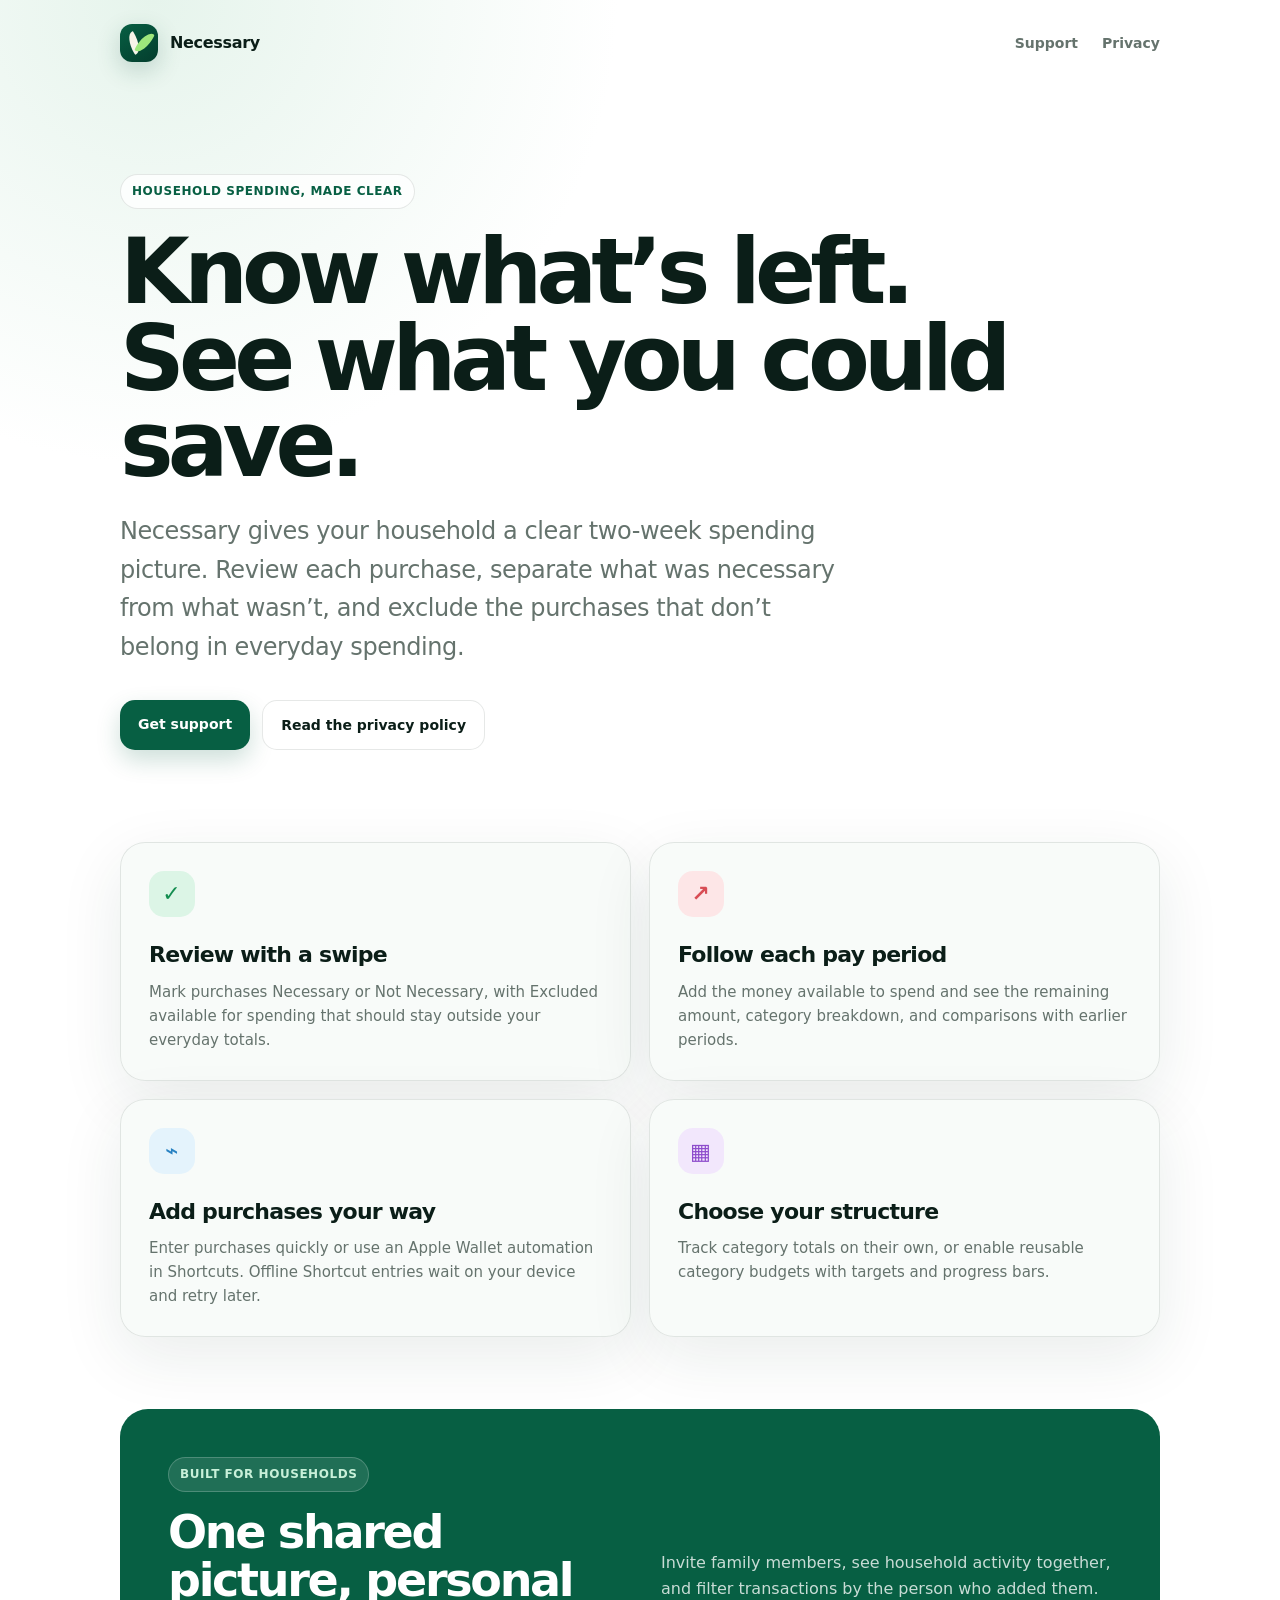
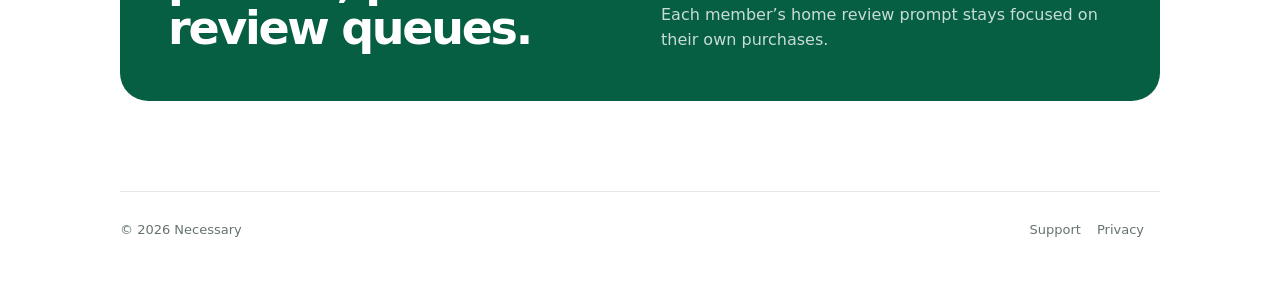
<file: index.html>
<!doctype html>
<html lang="en">
<head>
  <meta charset="utf-8">
  <meta name="viewport" content="width=device-width, initial-scale=1">
  <meta name="theme-color" content="#ffffff" media="(prefers-color-scheme: light)">
  <meta name="theme-color" content="#0d1713" media="(prefers-color-scheme: dark)">
  <meta name="description" content="Necessary helps households understand what they spent, what was necessary, and what they could save.">
  <title>Necessary — Spend with intention</title>
  <link rel="stylesheet" href="styles.css">
</head>
<body>
  <div class="wrap">
    <nav class="nav" aria-label="Main navigation">
      <a class="brand" href="./" aria-label="Necessary home"><span class="mark" aria-hidden="true"></span><span>Necessary</span></a>
      <div class="navlinks"><a href="support/">Support</a><a href="privacy/">Privacy</a></div>
    </nav>

    <main>
      <section class="hero">
        <span class="eyebrow">Household spending, made clear</span>
        <h1>Know what’s left.<br>See what you could save.</h1>
        <p>Necessary gives your household a clear two-week spending picture. Review each purchase, separate what was necessary from what wasn’t, and exclude the purchases that don’t belong in everyday spending.</p>
        <div class="buttons"><a class="btn primary" href="support/">Get support</a><a class="btn secondary" href="privacy/">Read the privacy policy</a></div>
      </section>

      <section class="feature-grid" aria-label="Necessary features">
        <article class="card"><span class="feature-icon green" aria-hidden="true">✓</span><h2>Review with a swipe</h2><p>Mark purchases Necessary or Not Necessary, with Excluded available for spending that should stay outside your everyday totals.</p></article>
        <article class="card"><span class="feature-icon coral" aria-hidden="true">↗</span><h2>Follow each pay period</h2><p>Add the money available to spend and see the remaining amount, category breakdown, and comparisons with earlier periods.</p></article>
        <article class="card"><span class="feature-icon blue" aria-hidden="true">⌁</span><h2>Add purchases your way</h2><p>Enter purchases quickly or use an Apple Wallet automation in Shortcuts. Offline Shortcut entries wait on your device and retry later.</p></article>
        <article class="card"><span class="feature-icon purple" aria-hidden="true">▦</span><h2>Choose your structure</h2><p>Track category totals on their own, or enable reusable category budgets with targets and progress bars.</p></article>
      </section>

      <section class="callout">
        <div><span class="eyebrow">Built for households</span><h2>One shared picture, personal review queues.</h2></div>
        <p>Invite family members, see household activity together, and filter transactions by the person who added them. Each member’s home review prompt stays focused on their own purchases.</p>
      </section>
    </main>

    <footer class="footer"><span>© 2026 Necessary</span><span><a href="support/">Support</a><a href="privacy/">Privacy</a></span></footer>
  </div>
</body>
</html>
</file>
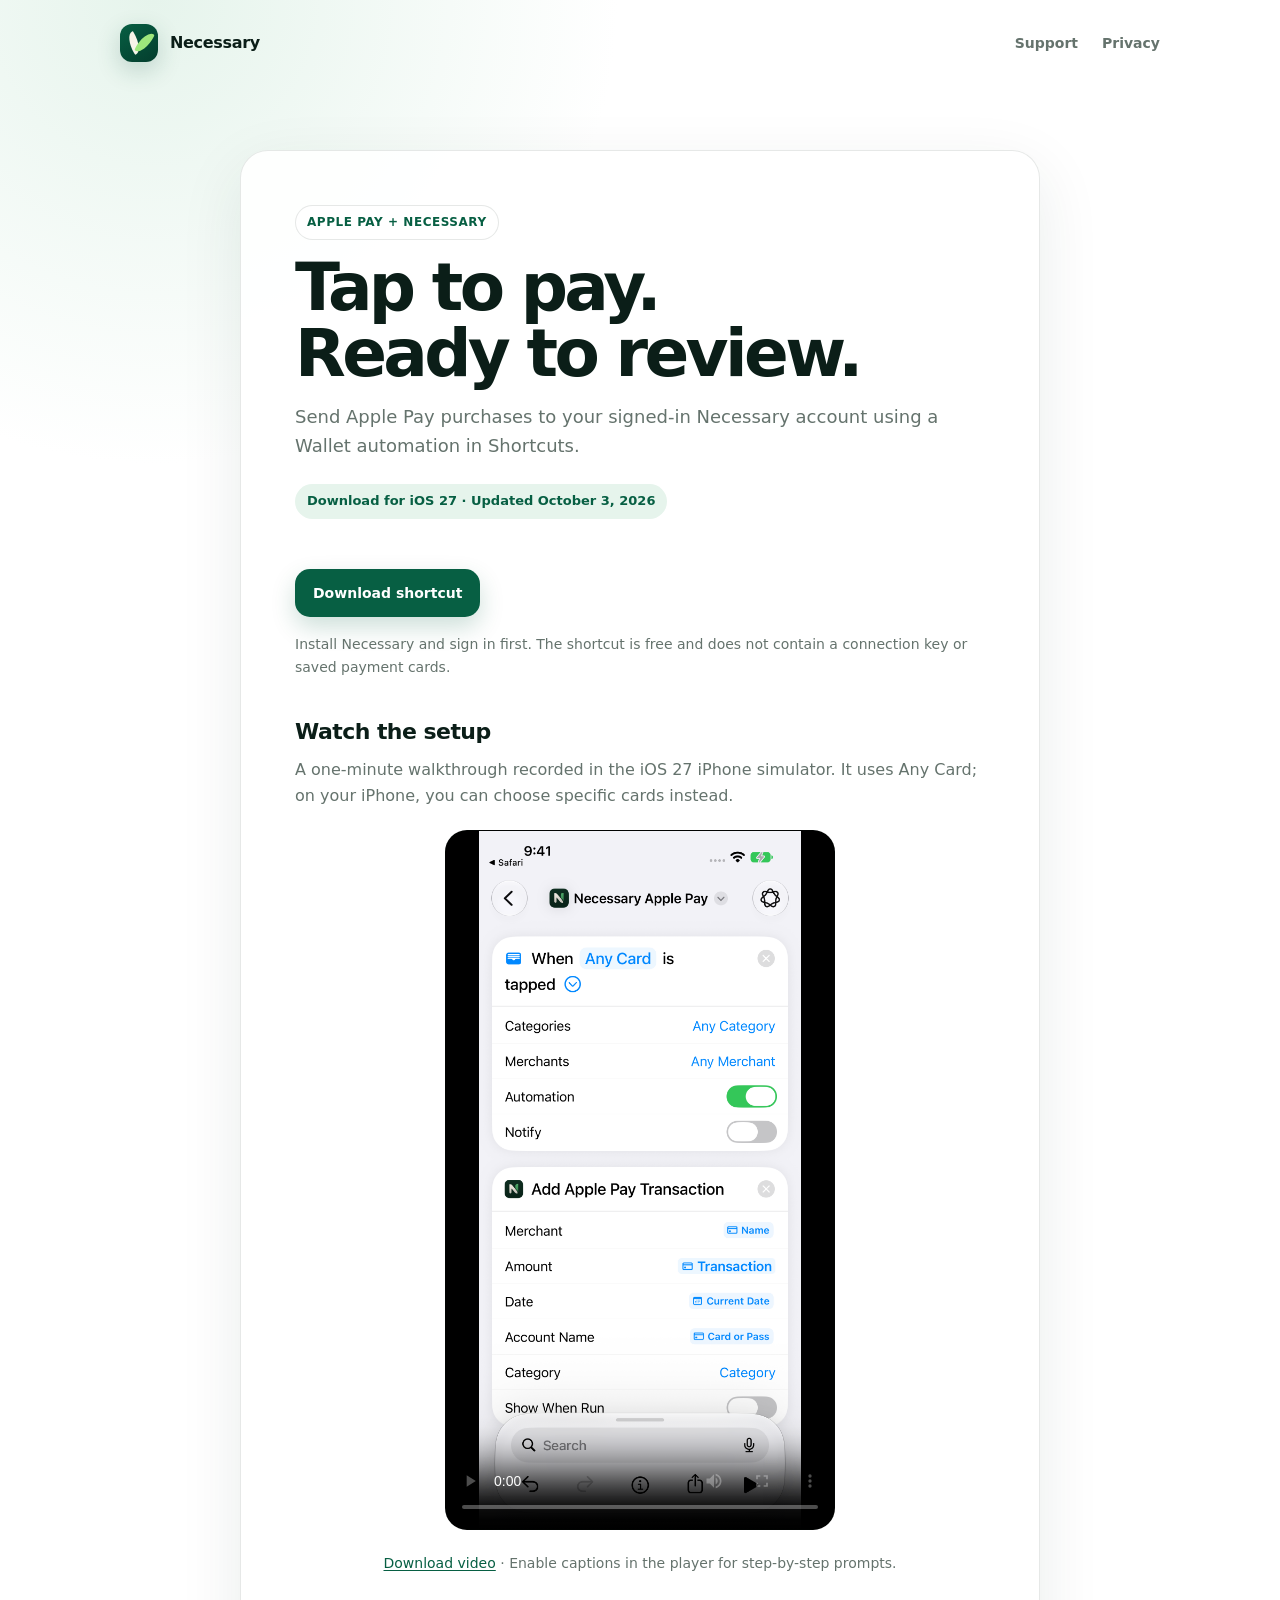
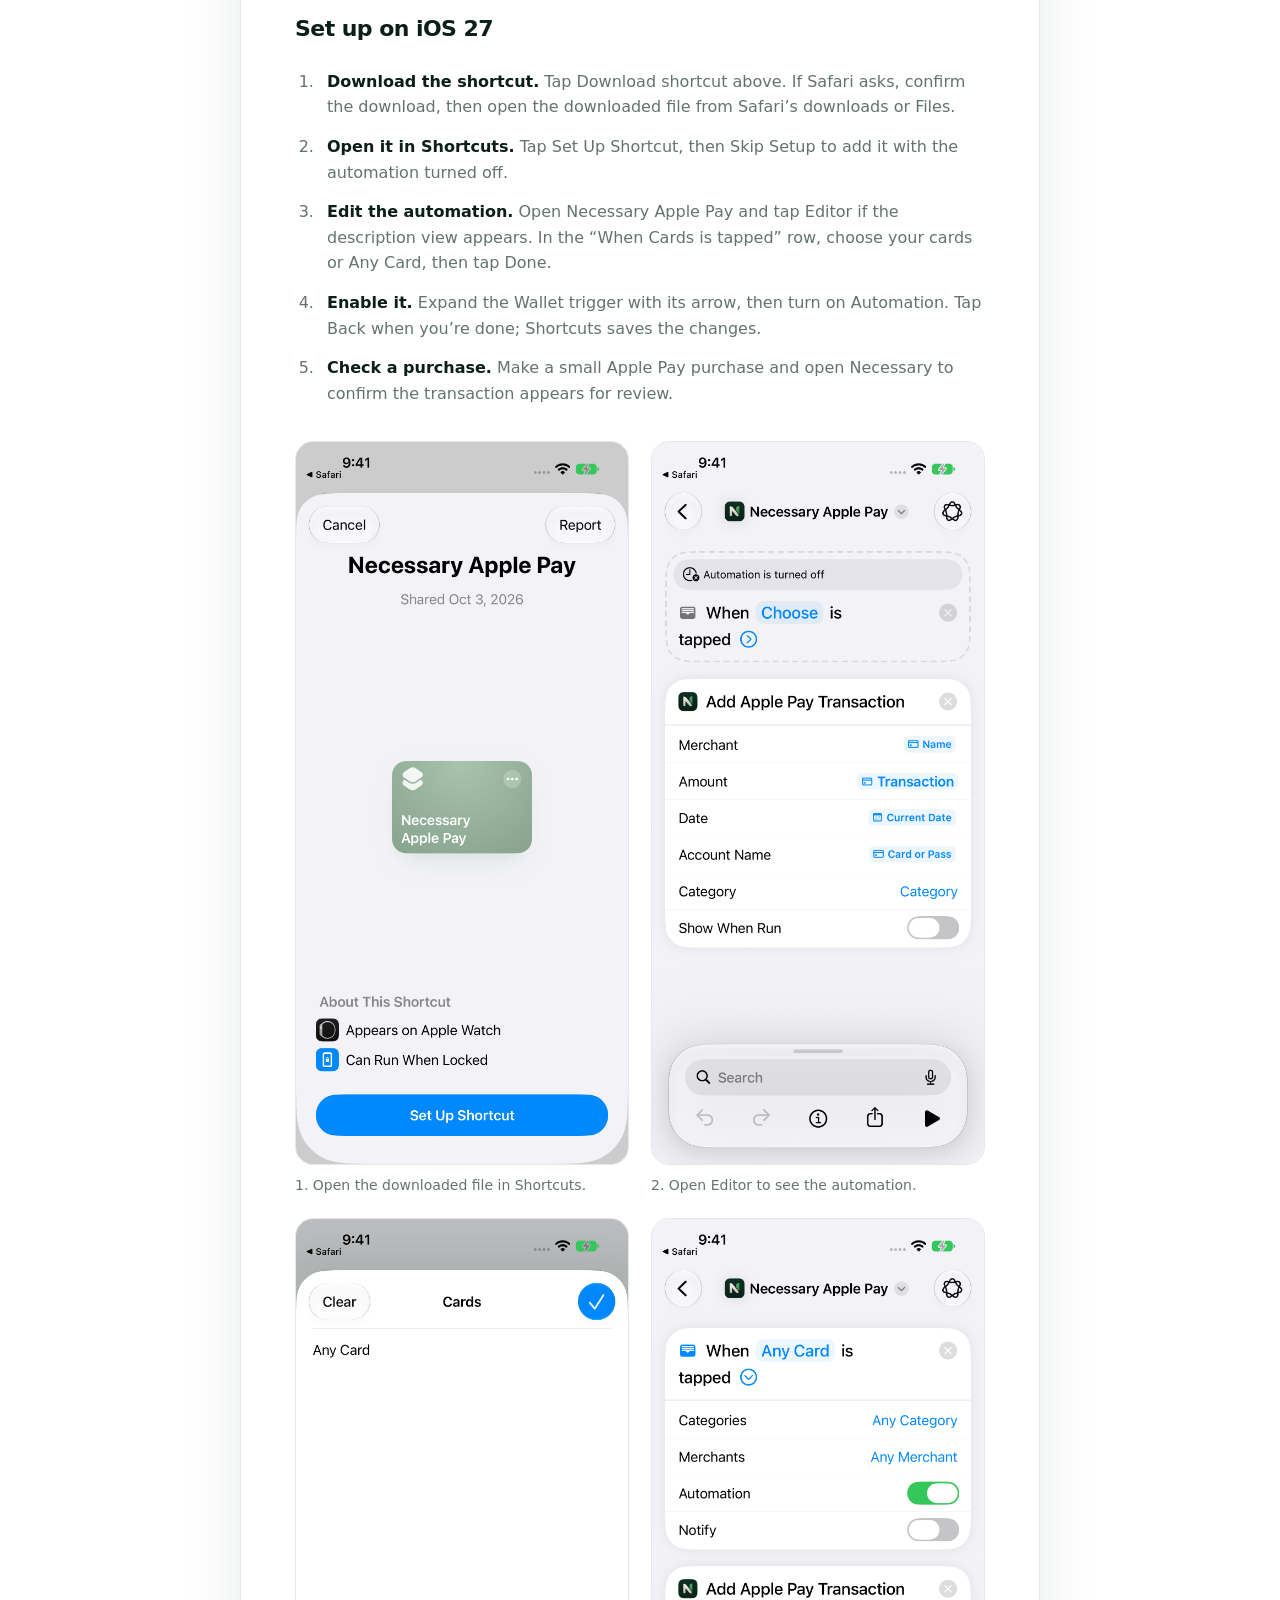
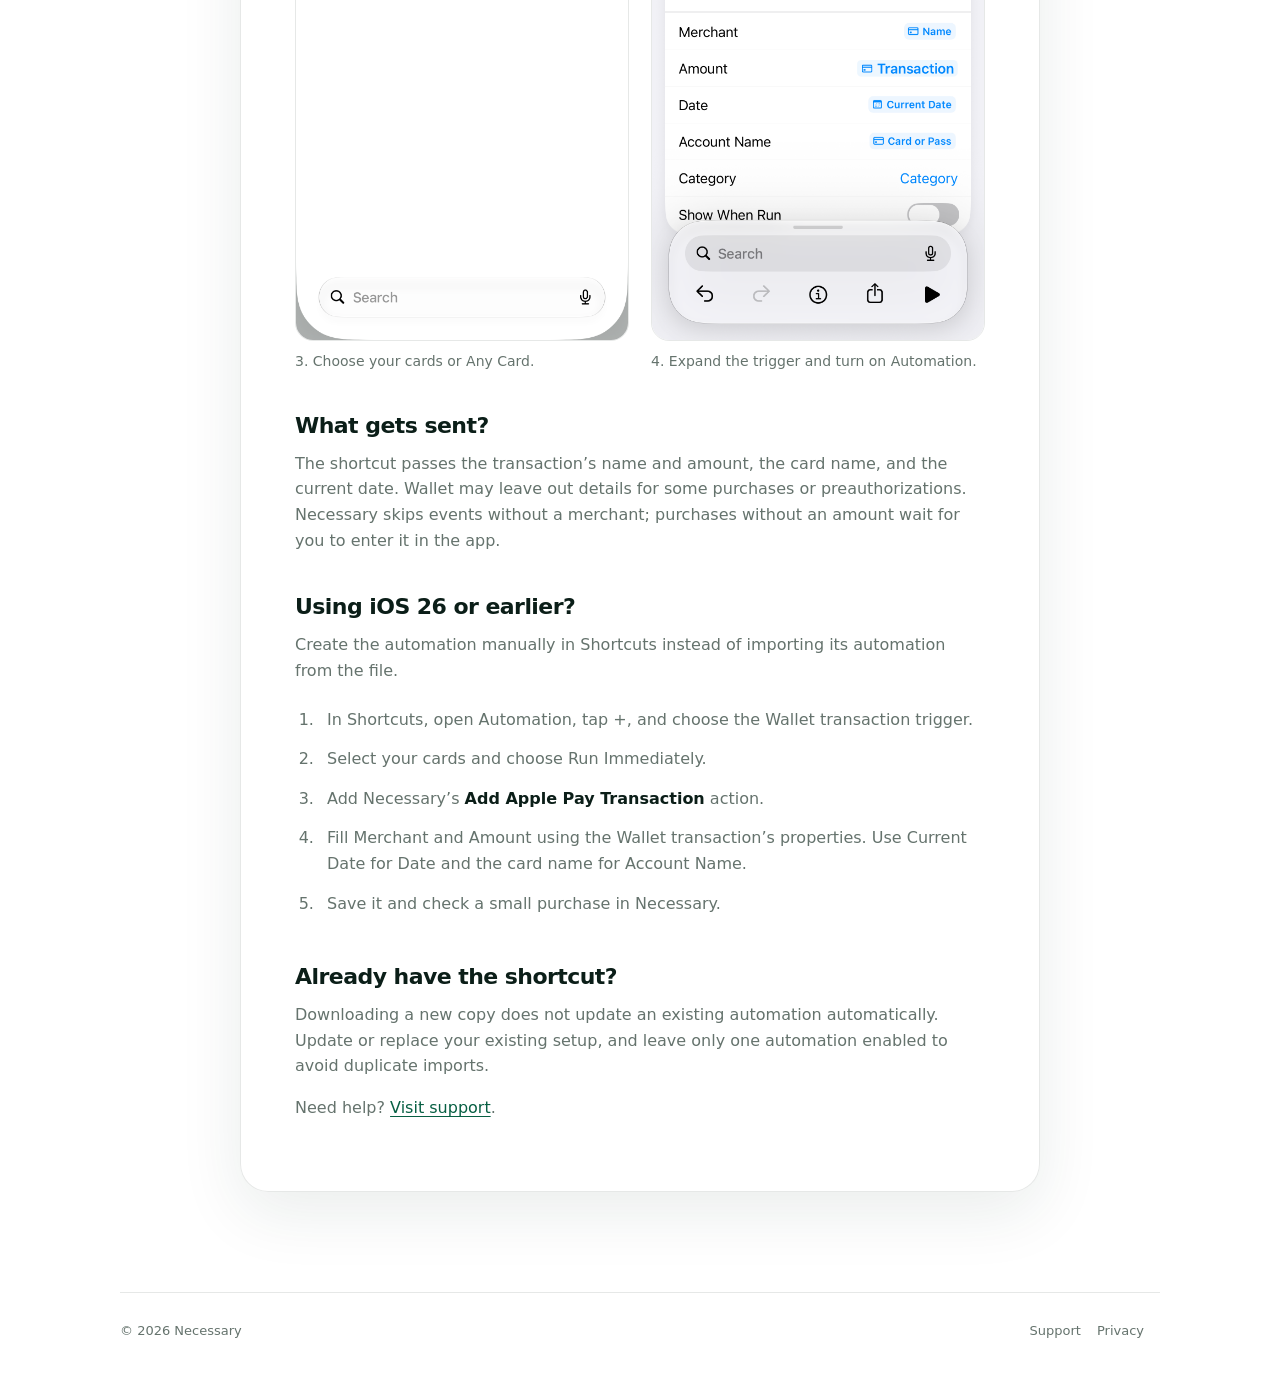
<file: apple-pay/index.html>
<!doctype html>
<html lang="en">
<head>
  <meta charset="utf-8">
  <meta name="viewport" content="width=device-width, initial-scale=1">
  <meta name="theme-color" content="#ffffff" media="(prefers-color-scheme: light)">
  <meta name="theme-color" content="#0d1713" media="(prefers-color-scheme: dark)">
  <meta name="description" content="Set up Necessary’s Apple Pay shortcut on iOS 27, or follow the manual setup for earlier iOS versions.">
  <title>Apple Pay setup — Necessary</title>
  <link rel="stylesheet" href="../styles.css">
</head>
<body>
  <div class="wrap">
    <nav class="nav" aria-label="Main navigation">
      <a class="brand" href="../" aria-label="Necessary home"><span class="mark" aria-hidden="true"></span><span>Necessary</span></a>
      <div class="navlinks"><a href="../support/">Support</a><a href="../privacy/">Privacy</a></div>
    </nav>
    <main class="page">
      <article class="panel">
        <span class="eyebrow">Apple Pay + Necessary</span>
        <h1>Tap to pay.<br>Ready to review.</h1>
        <p class="lead">Send Apple Pay purchases to your signed-in Necessary account using a Wallet automation in Shortcuts.</p>
        <p class="meta">Download for iOS 27 · Updated October 3, 2026</p>
        <div class="buttons"><a class="btn primary" href="downloads/Necessary%20Apple%20Pay.shortcut">Download shortcut</a></div>
        <p class="download-note">Install Necessary and sign in first. The shortcut is free and does not contain a connection key or saved payment cards.</p>
        <h2>Watch the setup</h2>
        <p>A one-minute walkthrough recorded in the iOS 27 iPhone simulator. It uses Any Card; on your iPhone, you can choose specific cards instead.</p>
        <video class="setup-video" controls playsinline preload="metadata" poster="media/09-automation-enabled.png" aria-label="How to install and enable the Necessary Apple Pay shortcut on iOS 27">
          <source src="media/necessary-apple-pay-ios27.mp4" type="video/mp4">
          <track kind="captions" src="media/setup-captions.vtt" srclang="en" label="English setup instructions">
          <p><a href="media/necessary-apple-pay-ios27.mp4">Download the setup video</a>.</p>
        </video>
        <p class="video-download"><a href="media/necessary-apple-pay-ios27.mp4" download>Download video</a> · Enable captions in the player for step-by-step prompts.</p>
        <h2>Set up on iOS 27</h2>
        <ol class="setup-steps">
          <li><strong>Download the shortcut.</strong> Tap Download shortcut above. If Safari asks, confirm the download, then open the downloaded file from Safari’s downloads or Files.</li>
          <li><strong>Open it in Shortcuts.</strong> Tap Set Up Shortcut, then Skip Setup to add it with the automation turned off.</li>
          <li><strong>Edit the automation.</strong> Open Necessary Apple Pay and tap Editor if the description view appears. In the “When Cards is tapped” row, choose your cards or Any Card, then tap Done.</li>
          <li><strong>Enable it.</strong> Expand the Wallet trigger with its arrow, then turn on Automation. Tap Back when you’re done; Shortcuts saves the changes.</li>
          <li><strong>Check a purchase.</strong> Make a small Apple Pay purchase and open Necessary to confirm the transaction appears for review.</li>
        </ol>
        <div class="setup-gallery" aria-label="Setup screenshots">
          <figure><a href="media/04-shortcut-import.png"><img src="media/04-shortcut-import.png" alt="Shortcuts import screen showing Necessary Apple Pay and the Set Up Shortcut button" width="1206" height="2622" loading="lazy"></a><figcaption>1. Open the downloaded file in Shortcuts.</figcaption></figure>
          <figure><a href="media/06-edit-automation.png"><img src="media/06-edit-automation.png" alt="Necessary Apple Pay editor with the Wallet trigger’s Cards field" width="1206" height="2622" loading="lazy"></a><figcaption>2. Open Editor to see the automation.</figcaption></figure>
          <figure><a href="media/07-choose-card.png"><img src="media/07-choose-card.png" alt="Card selection screen showing Any Card and Done" width="1206" height="2622" loading="lazy"></a><figcaption>3. Choose your cards or Any Card.</figcaption></figure>
          <figure><a href="media/09-automation-enabled.png"><img src="media/09-automation-enabled.png" alt="Wallet transaction trigger expanded with the Automation switch enabled" width="1206" height="2622" loading="lazy"></a><figcaption>4. Expand the trigger and turn on Automation.</figcaption></figure>
        </div>
        <h2>What gets sent?</h2>
        <p>The shortcut passes the transaction’s name and amount, the card name, and the current date. Wallet may leave out details for some purchases or preauthorizations. Necessary skips events without a merchant; purchases without an amount wait for you to enter it in the app.</p>
        <h2>Using iOS 26 or earlier?</h2>
        <p>Create the automation manually in Shortcuts instead of importing its automation from the file.</p>
        <ol class="setup-steps">
          <li>In Shortcuts, open Automation, tap +, and choose the Wallet transaction trigger.</li>
          <li>Select your cards and choose Run Immediately.</li>
          <li>Add Necessary’s <strong>Add Apple Pay Transaction</strong> action.</li>
          <li>Fill Merchant and Amount using the Wallet transaction’s properties. Use Current Date for Date and the card name for Account Name.</li>
          <li>Save it and check a small purchase in Necessary.</li>
        </ol>
        <h2>Already have the shortcut?</h2>
        <p>Downloading a new copy does not update an existing automation automatically. Update or replace your existing setup, and leave only one automation enabled to avoid duplicate imports.</p>
        <p>Need help? <a href="../support/">Visit support</a>.</p>
      </article>
    </main>
    <footer class="footer"><span>© 2026 Necessary</span><span><a href="../support/">Support</a><a href="../privacy/">Privacy</a></span></footer>
  </div>
</body>
</html>
</file>
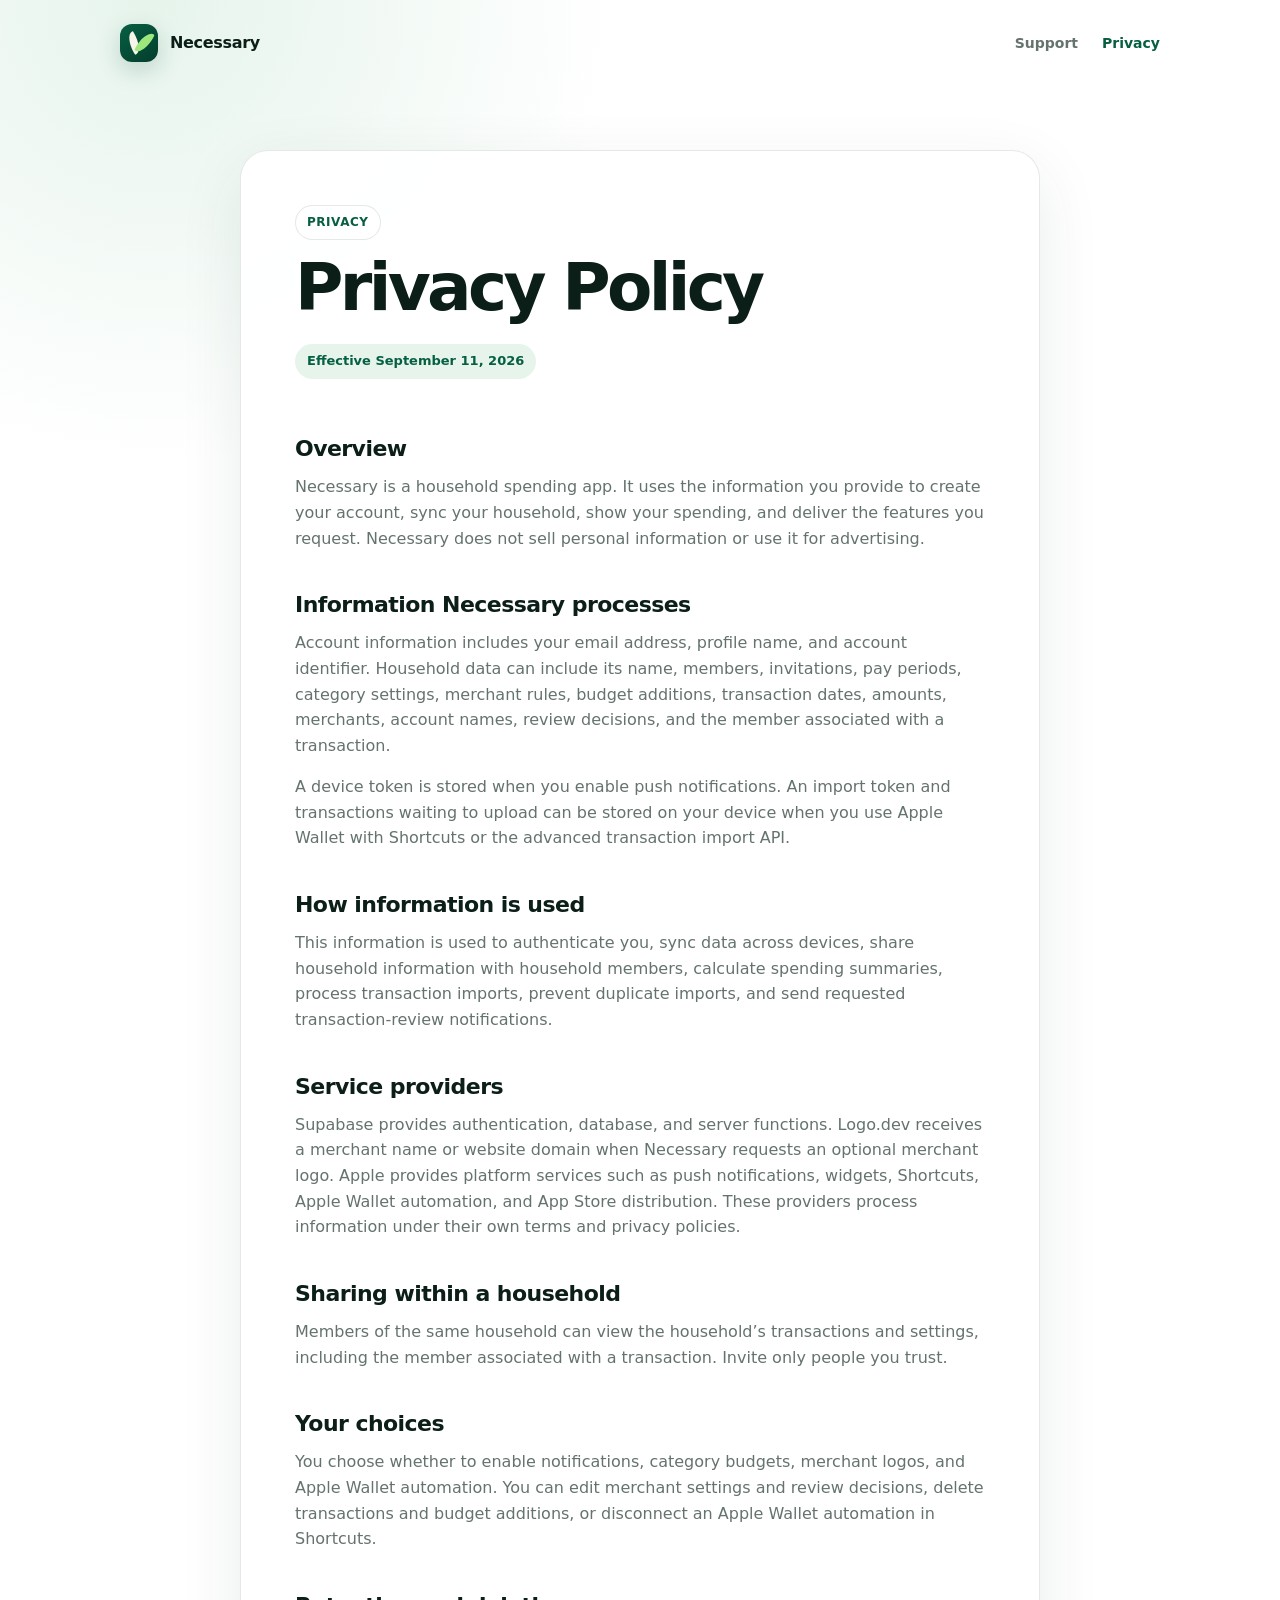
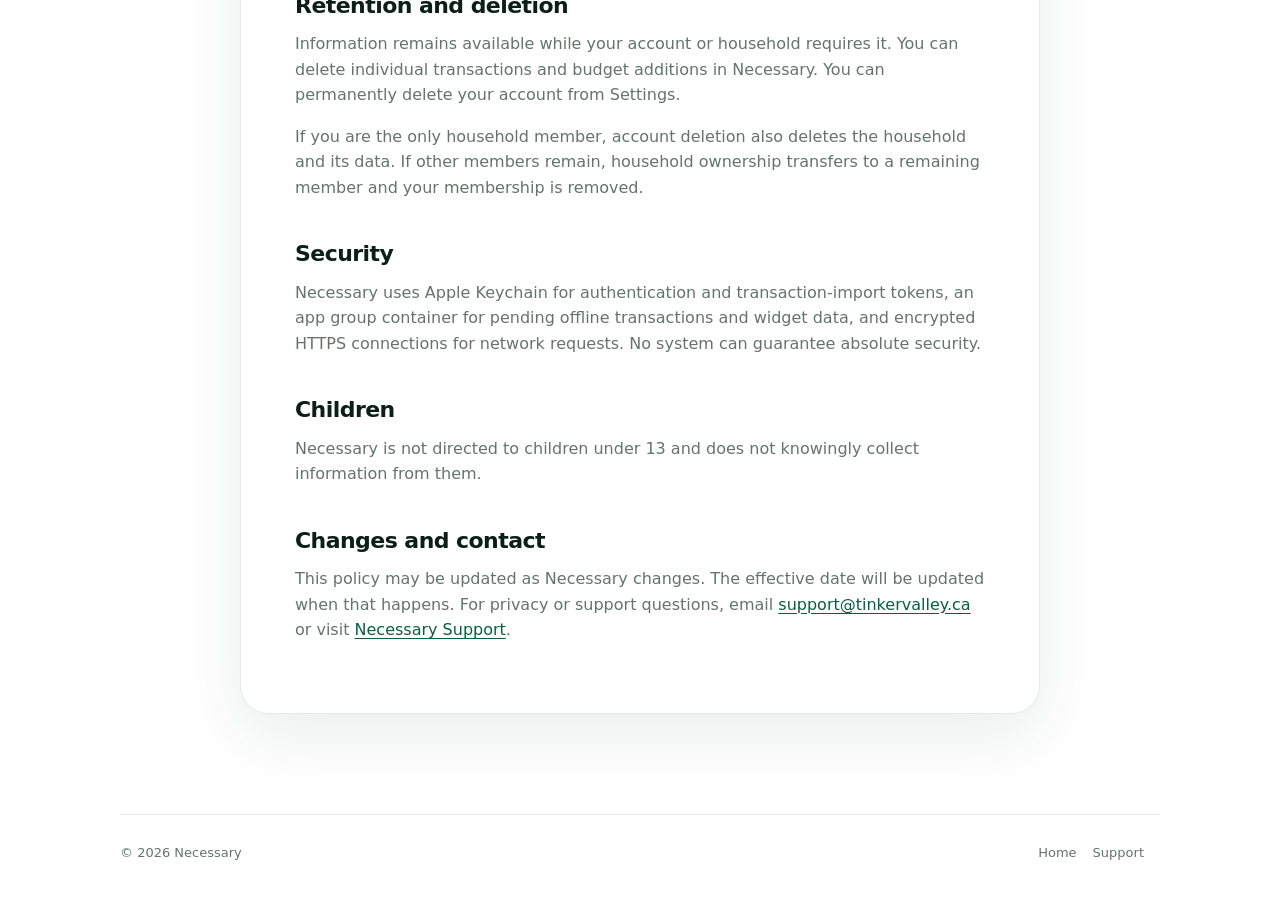
<file: privacy/index.html>
<!doctype html>
<html lang="en">
<head>
  <meta charset="utf-8">
  <meta name="viewport" content="width=device-width, initial-scale=1">
  <meta name="theme-color" content="#ffffff" media="(prefers-color-scheme: light)">
  <meta name="theme-color" content="#0d1713" media="(prefers-color-scheme: dark)">
  <meta name="description" content="Privacy Policy for Necessary, a household spending app.">
  <title>Privacy Policy — Necessary</title>
  <link rel="stylesheet" href="../styles.css">
</head>
<body>
  <div class="wrap">
    <nav class="nav" aria-label="Main navigation">
      <a class="brand" href="../" aria-label="Necessary home"><span class="mark" aria-hidden="true"></span><span>Necessary</span></a>
      <div class="navlinks"><a href="../support/">Support</a><a href="./" aria-current="page">Privacy</a></div>
    </nav>

    <main class="page">
      <article class="panel policy">
        <span class="eyebrow">Privacy</span>
        <h1>Privacy Policy</h1>
        <p class="meta">Effective September 11, 2026</p>

        <h2>Overview</h2>
        <p>Necessary is a household spending app. It uses the information you provide to create your account, sync your household, show your spending, and deliver the features you request. Necessary does not sell personal information or use it for advertising.</p>

        <h2>Information Necessary processes</h2>
        <p>Account information includes your email address, profile name, and account identifier. Household data can include its name, members, invitations, pay periods, category settings, merchant rules, budget additions, transaction dates, amounts, merchants, account names, review decisions, and the member associated with a transaction.</p>
        <p>A device token is stored when you enable push notifications. An import token and transactions waiting to upload can be stored on your device when you use Apple Wallet with Shortcuts or the advanced transaction import API.</p>

        <h2>How information is used</h2>
        <p>This information is used to authenticate you, sync data across devices, share household information with household members, calculate spending summaries, process transaction imports, prevent duplicate imports, and send requested transaction-review notifications.</p>

        <h2>Service providers</h2>
        <p>Supabase provides authentication, database, and server functions. Logo.dev receives a merchant name or website domain when Necessary requests an optional merchant logo. Apple provides platform services such as push notifications, widgets, Shortcuts, Apple Wallet automation, and App Store distribution. These providers process information under their own terms and privacy policies.</p>

        <h2>Sharing within a household</h2>
        <p>Members of the same household can view the household’s transactions and settings, including the member associated with a transaction. Invite only people you trust.</p>

        <h2>Your choices</h2>
        <p>You choose whether to enable notifications, category budgets, merchant logos, and Apple Wallet automation. You can edit merchant settings and review decisions, delete transactions and budget additions, or disconnect an Apple Wallet automation in Shortcuts.</p>

        <h2>Retention and deletion</h2>
        <p>Information remains available while your account or household requires it. You can delete individual transactions and budget additions in Necessary. You can permanently delete your account from Settings.</p>
        <p>If you are the only household member, account deletion also deletes the household and its data. If other members remain, household ownership transfers to a remaining member and your membership is removed.</p>

        <h2>Security</h2>
        <p>Necessary uses Apple Keychain for authentication and transaction-import tokens, an app group container for pending offline transactions and widget data, and encrypted HTTPS connections for network requests. No system can guarantee absolute security.</p>

        <h2>Children</h2>
        <p>Necessary is not directed to children under 13 and does not knowingly collect information from them.</p>

        <h2>Changes and contact</h2>
        <p>This policy may be updated as Necessary changes. The effective date will be updated when that happens. For privacy or support questions, email <a href="mailto:support@tinkervalley.ca">support@tinkervalley.ca</a> or visit <a href="../support/">Necessary Support</a>.</p>
      </article>
    </main>

    <footer class="footer"><span>© 2026 Necessary</span><span><a href="../">Home</a><a href="../support/">Support</a></span></footer>
  </div>
</body>
</html>
</file>
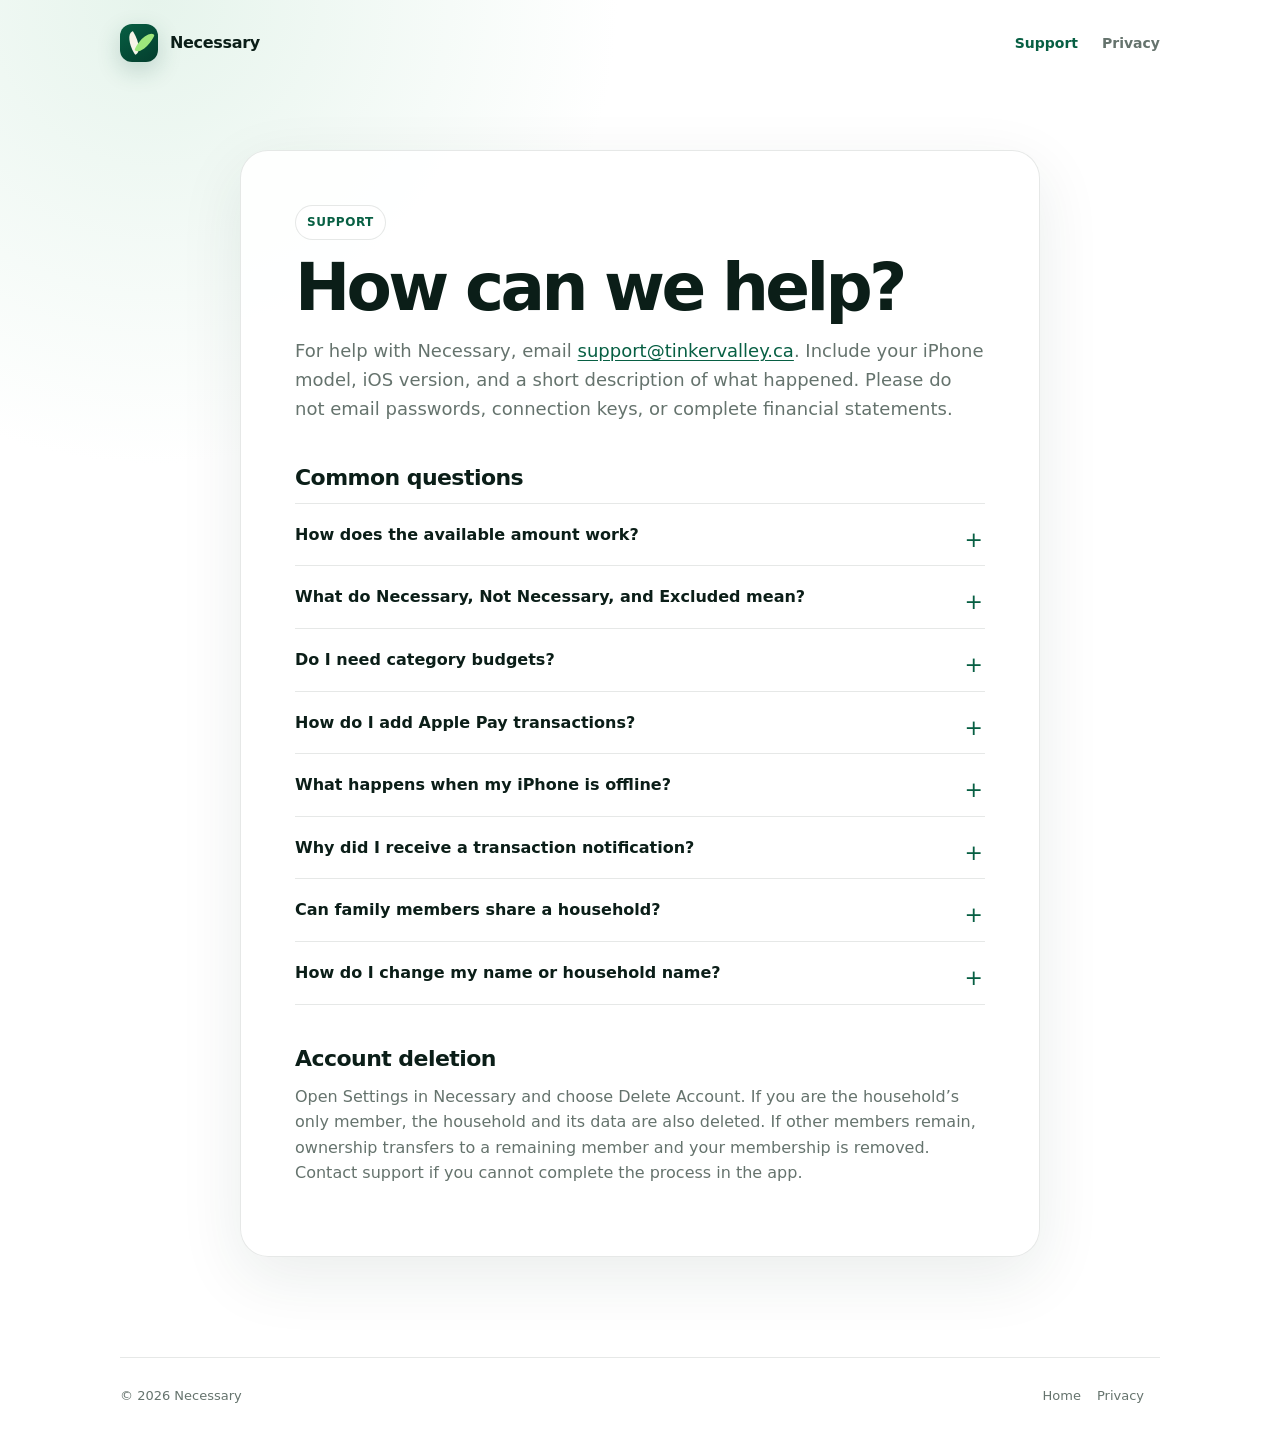
<file: support/index.html>
<!doctype html>
<html lang="en">
<head>
  <meta charset="utf-8">
  <meta name="viewport" content="width=device-width, initial-scale=1">
  <meta name="theme-color" content="#ffffff" media="(prefers-color-scheme: light)">
  <meta name="theme-color" content="#0d1713" media="(prefers-color-scheme: dark)">
  <meta name="description" content="Help and support for the Necessary household spending app.">
  <title>Support — Necessary</title>
  <link rel="stylesheet" href="../styles.css">
</head>
<body>
  <div class="wrap">
    <nav class="nav" aria-label="Main navigation">
      <a class="brand" href="../" aria-label="Necessary home"><span class="mark" aria-hidden="true"></span><span>Necessary</span></a>
      <div class="navlinks"><a href="./" aria-current="page">Support</a><a href="../privacy/">Privacy</a></div>
    </nav>

    <main class="page">
      <article class="panel">
        <span class="eyebrow">Support</span>
        <h1>How can we help?</h1>
        <p class="lead">For help with Necessary, email <a href="mailto:support@tinkervalley.ca">support@tinkervalley.ca</a>. Include your iPhone model, iOS version, and a short description of what happened. Please do not email passwords, connection keys, or complete financial statements.</p>

        <h2>Common questions</h2>
        <div class="faq-list">
          <details><summary>How does the available amount work?</summary><p>Add the money available for spending during a two-week pay period. Necessary subtracts every non-excluded purchase, including unreviewed purchases, and the remaining amount can go below zero.</p></details>
          <details><summary>What do Necessary, Not Necessary, and Excluded mean?</summary><p>Necessary and Not Necessary purchases both count toward spending. Not Necessary also contributes to the amount you could have saved. Excluded purchases stay in history but do not affect spending totals or category charts.</p></details>
          <details><summary>Do I need category budgets?</summary><p>No. With category budgets off, category cards show only what was spent. Turn them on in Settings to add reusable targets, remaining amounts, and progress bars. Changing this setting does not delete saved targets.</p></details>
          <details><summary>How do I add Apple Pay transactions?</summary><p>Follow our <a href="../apple-pay/">Apple Pay setup guide</a> to download the shortcut for iOS 27, or build an automation manually on earlier iOS versions. Sign in to Necessary first; no connection key is needed.</p></details>
          <details><summary>What happens when my iPhone is offline?</summary><p>The Shortcut saves the purchase on the device and Necessary retries when connectivity returns while the app is running, or the next time the app opens. The Budget screen shows entries still waiting to upload.</p></details>
          <details><summary>Why did I receive a transaction notification?</summary><p>When enabled, Necessary notifies the person associated with a newly imported purchase. You can mark it Necessary or Not Necessary from the expanded notification. Manage notifications in Settings.</p></details>
          <details><summary>Can family members share a household?</summary><p>Yes. Invite someone by email from Settings → Family members. Household members can see shared transactions and settings, while each person’s Budget review prompt focuses on their own purchases.</p></details>
          <details><summary>How do I change my name or household name?</summary><p>Open Settings → Profile. Your profile name identifies your transactions, and the household name changes for everyone in the household.</p></details>
        </div>

        <h2>Account deletion</h2>
        <p>Open Settings in Necessary and choose Delete Account. If you are the household’s only member, the household and its data are also deleted. If other members remain, ownership transfers to a remaining member and your membership is removed. Contact support if you cannot complete the process in the app.</p>
      </article>
    </main>

    <footer class="footer"><span>© 2026 Necessary</span><span><a href="../">Home</a><a href="../privacy/">Privacy</a></span></footer>
  </div>
</body>
</html>
</file>
<file: styles.css>
:root {
  color-scheme: light dark;
  --bg: #ffffff;
  --card: rgba(248, 251, 249, .92);
  --text: #0b1e18;
  --muted: #65736d;
  --green: #075f43;
  --mint: #e6f4ec;
  --line: rgba(11, 30, 24, .10);
  --shadow: 0 20px 65px rgba(17, 51, 39, .09);
}
* { box-sizing: border-box; }
html { scroll-behavior: smooth; }
body { margin: 0; font-family: -apple-system, BlinkMacSystemFont, "SF Pro Display", "SF Pro Text", Inter, system-ui, sans-serif; background: radial-gradient(circle at 12% 0, var(--mint) 0, transparent 29rem), var(--bg); color: var(--text); line-height: 1.6; -webkit-font-smoothing: antialiased; }
a { color: var(--green); text-underline-offset: .16em; }
.wrap { width: min(1040px, calc(100% - 40px)); margin: auto; }
.nav { display: flex; align-items: center; justify-content: space-between; padding: 24px 0; }
.brand { display: flex; gap: 12px; align-items: center; color: var(--text); text-decoration: none; font-weight: 760; letter-spacing: -.02em; }
.mark { width: 38px; height: 38px; border-radius: 12px; background: linear-gradient(145deg, #075f43, #043d2d); position: relative; box-shadow: 0 8px 24px rgba(14, 80, 58, .2); }
.mark::before, .mark::after { content: ""; position: absolute; background: #f7f4e9; border-radius: 100% 10% 100% 10%; }
.mark::before { width: 10px; height: 22px; left: 9px; top: 8px; transform: rotate(-30deg); }
.mark::after { width: 11px; height: 23px; right: 8px; top: 7px; transform: rotate(28deg); background: #9ee77c; }
.navlinks { display: flex; gap: 24px; }
.navlinks a { color: var(--muted); font-size: 14px; font-weight: 600; text-decoration: none; }
.navlinks a:hover, .navlinks a[aria-current="page"] { color: var(--green); }
.hero { padding: 88px 0 92px; }
.eyebrow { display: inline-flex; padding: 7px 11px; border: 1px solid var(--line); border-radius: 999px; background: color-mix(in srgb, var(--bg) 78%, transparent); color: var(--green); font-size: 12px; font-weight: 750; letter-spacing: .045em; text-transform: uppercase; }
.hero h1 { max-width: 920px; margin: 20px 0 24px; font-size: clamp(48px, 8.6vw, 90px); letter-spacing: -.065em; line-height: .96; }
.hero p { max-width: 720px; margin: 0; color: var(--muted); font-size: clamp(18px, 2.4vw, 24px); letter-spacing: -.018em; }
.buttons { display: flex; flex-wrap: wrap; gap: 12px; margin-top: 34px; }
.btn { display: inline-block; padding: 13px 18px; border-radius: 15px; font-size: 14px; font-weight: 680; text-decoration: none; }
.btn.primary { background: var(--green); color: #fff; box-shadow: 0 10px 25px rgba(7, 95, 67, .2); }
.btn.secondary { background: var(--bg); border: 1px solid var(--line); color: var(--text); }
.feature-grid { display: grid; grid-template-columns: repeat(2, 1fr); gap: 18px; padding-bottom: 72px; }
.card { min-height: 220px; padding: 28px; border: 1px solid var(--line); border-radius: 25px; background: var(--card); box-shadow: var(--shadow); backdrop-filter: blur(20px); }
.card h2 { margin: 20px 0 7px; font-size: 22px; letter-spacing: -.035em; }
.card p { margin: 0; color: var(--muted); font-size: 15px; }
.feature-icon { display: grid; width: 46px; height: 46px; place-items: center; border-radius: 15px; font-size: 22px; font-weight: 800; }
.feature-icon.green { color: #148d50; background: #dcf5e6; }
.feature-icon.coral { color: #d84d55; background: #fde6e7; }
.feature-icon.blue { color: #2781c2; background: #e4f3fc; }
.feature-icon.purple { color: #8e4dcc; background: #f2e7fc; }
.callout { display: grid; grid-template-columns: 1fr 1fr; gap: 42px; align-items: end; margin-bottom: 90px; padding: clamp(28px, 5vw, 48px); border-radius: 28px; background: #075f43; color: #fff; }
.callout .eyebrow { border-color: rgba(255,255,255,.2); background: rgba(255,255,255,.1); color: #c8f0d9; }
.callout h2 { margin: 16px 0 0; font-size: clamp(30px, 4vw, 46px); letter-spacing: -.05em; line-height: 1.05; }
.callout p { margin: 0; color: rgba(255,255,255,.78); font-size: 16px; }
.page { padding: 48px 0 100px; }
.panel { max-width: 800px; margin: 16px auto 0; padding: clamp(26px, 5vw, 54px); border: 1px solid var(--line); border-radius: 28px; background: color-mix(in srgb, var(--bg) 88%, transparent); box-shadow: var(--shadow); }
.page h1 { margin: 15px 0 16px; font-size: clamp(42px, 7vw, 66px); letter-spacing: -.055em; line-height: 1; }
.page h2 { margin: 36px 0 8px; font-size: 22px; letter-spacing: -.025em; }
.page p, .page li { color: var(--muted); }
.page p { margin: .45rem 0 1rem; }
.page .lead { font-size: 18px; }
.meta { display: inline-flex; margin: 0 0 8px; padding: 7px 12px; border-radius: 999px; background: var(--mint); color: var(--green) !important; font-size: 13px; font-weight: 650; }
.faq-list { border-top: 1px solid var(--line); }
details { border-bottom: 1px solid var(--line); }
summary { padding: 18px 28px 18px 0; cursor: pointer; font-weight: 680; list-style: none; position: relative; }
summary::-webkit-details-marker { display: none; }
summary::after { content: "+"; position: absolute; right: 2px; color: var(--green); font-size: 22px; font-weight: 400; }
details[open] summary::after { content: "–"; }
details p { margin-top: -7px !important; padding: 0 34px 16px 0; }
.footer { display: flex; flex-wrap: wrap; justify-content: space-between; gap: 20px; padding: 28px 0 44px; border-top: 1px solid var(--line); color: var(--muted); font-size: 13px; }
.footer a { margin-right: 16px; color: var(--muted); text-decoration: none; }
@media (max-width: 760px) {
  .wrap { width: min(100% - 28px, 1040px); }
  .nav { padding: 18px 0; }
  .navlinks { gap: 15px; }
  .hero { padding: 54px 0 68px; }
  .hero h1 { font-size: clamp(45px, 14vw, 68px); }
  .feature-grid, .callout { grid-template-columns: 1fr; }
  .card { min-height: 0; }
  .callout { gap: 24px; margin-bottom: 64px; }
  .page { padding: 28px 0 72px; }
  .panel { margin-top: 8px; border-radius: 23px; }
}
@media (prefers-color-scheme: dark) {
  :root { --bg: #0d1713; --card: rgba(20, 33, 28, .92); --text: #f1f5f2; --muted: #a5b2ac; --green: #56cf8b; --mint: #17372a; --line: rgba(231, 243, 236, .11); --shadow: 0 20px 65px rgba(0, 0, 0, .22); }
  body { background: radial-gradient(circle at 12% 0, #17372a 0, transparent 29rem), var(--bg); }
  .btn.primary { background: #126344; }
  .feature-icon.green { background: #173f2a; }
  .feature-icon.coral { background: #3b2325; }
  .feature-icon.blue { background: #183341; }
  .feature-icon.purple { background: #30223c; }
}
.download-note { margin-top: 16px !important; font-size: 14px; }
.setup-steps { padding-left: 24px; }
.setup-steps li { padding: 7px 0 7px 8px; }
.setup-steps strong { color: var(--text); }
.setup-video { display: block; width: min(100%, 390px); max-height: 700px; margin: 22px auto; border: 1px solid var(--line); border-radius: 22px; background: #000; }
.video-download { text-align: center; font-size: 14px; }
.setup-gallery { display: grid; grid-template-columns: repeat(2, minmax(0, 1fr)); gap: 22px; margin: 28px 0; }
.setup-gallery figure { margin: 0; min-width: 0; }
.setup-gallery img { display: block; width: 100%; height: auto; border: 1px solid var(--line); border-radius: 18px; }
.setup-gallery figcaption { margin-top: 10px; color: var(--muted); font-size: 14px; line-height: 1.45; }
@media (max-width: 440px) { .setup-gallery { gap: 12px; } .setup-gallery figcaption { font-size: 12px; } }
</file>
